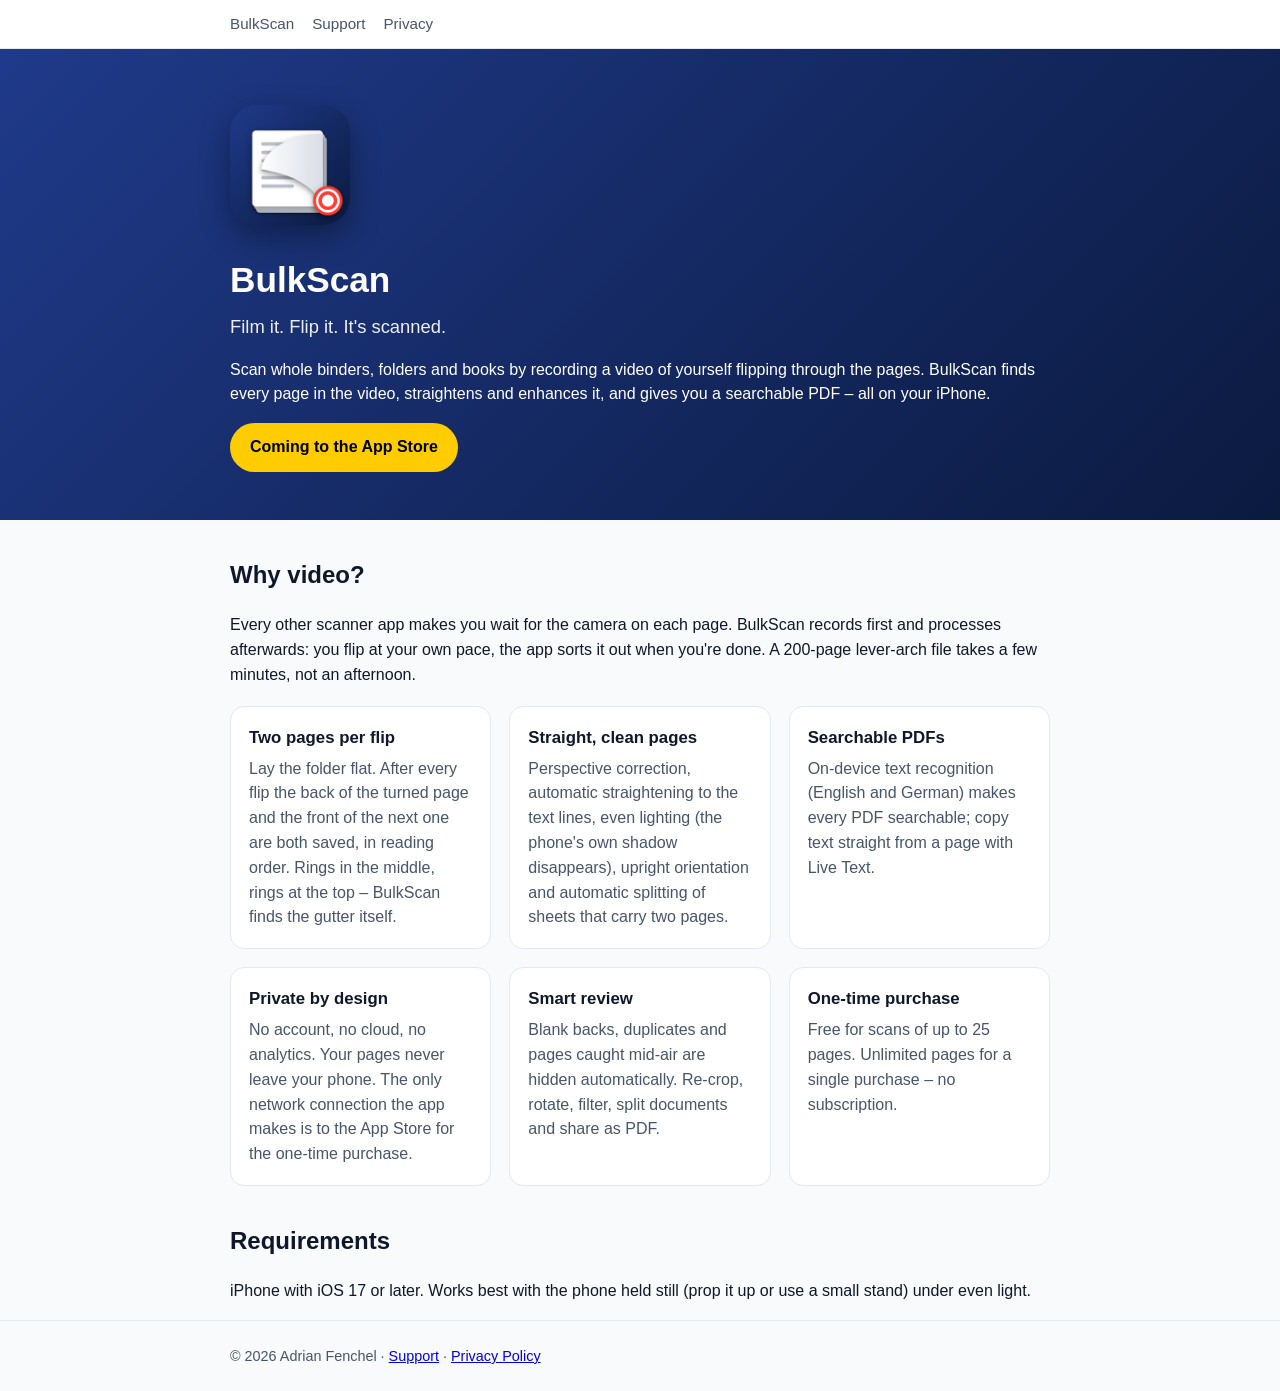
<file: index.html>
<!DOCTYPE html>
<html lang="en">
<head>
<meta charset="utf-8">
<meta name="viewport" content="width=device-width,initial-scale=1">
<title>BulkScan – scan whole binders by filming yourself flipping through them</title>
<meta name="description" content="BulkScan for iPhone turns a video of you flipping through pages into straight, enhanced, searchable PDF pages. Hundreds of pages in minutes, entirely on your phone.">
<link rel="stylesheet" href="style.css">
<link rel="icon" href="icon.png">
</head>
<body>
<nav class="top"><div class="wrap"><a href="index.html">BulkScan</a><a href="support.html">Support</a><a href="privacy.html">Privacy</a></div></nav>
<header class="hero">
  <div class="wrap">
    <img class="icon" src="icon.png" alt="BulkScan app icon">
    <div>
      <h1>BulkScan</h1>
      <p class="tag">Film it. Flip it. It's scanned.</p>
      <p>Scan whole binders, folders and books by recording a video of yourself flipping through the pages. BulkScan finds every page in the video, straightens and enhances it, and gives you a searchable PDF – all on your iPhone.</p>
      <a class="btn" href="#appstore" id="appstore">Coming to the App Store</a>
    </div>
  </div>
</header>
<main class="wrap">
  <h2>Why video?</h2>
  <p>Every other scanner app makes you wait for the camera on each page. BulkScan records first and processes afterwards: you flip at your own pace, the app sorts it out when you're done. A 200-page lever-arch file takes a few minutes, not an afternoon.</p>
  <div class="grid">
    <div class="card"><h3>Two pages per flip</h3><p>Lay the folder flat. After every flip the back of the turned page and the front of the next one are both saved, in reading order. Rings in the middle, rings at the top – BulkScan finds the gutter itself.</p></div>
    <div class="card"><h3>Straight, clean pages</h3><p>Perspective correction, automatic straightening to the text lines, even lighting (the phone's own shadow disappears), upright orientation and automatic splitting of sheets that carry two pages.</p></div>
    <div class="card"><h3>Searchable PDFs</h3><p>On-device text recognition (English and German) makes every PDF searchable; copy text straight from a page with Live Text.</p></div>
    <div class="card"><h3>Private by design</h3><p>No account, no cloud, no analytics. Your pages never leave your phone. The only network connection the app makes is to the App Store for the one-time purchase.</p></div>
    <div class="card"><h3>Smart review</h3><p>Blank backs, duplicates and pages caught mid-air are hidden automatically. Re-crop, rotate, filter, split documents and share as PDF.</p></div>
    <div class="card"><h3>One-time purchase</h3><p>Free for scans of up to 25 pages. Unlimited pages for a single purchase – no subscription.</p></div>
  </div>
  <h2>Requirements</h2>
  <p>iPhone with iOS 17 or later. Works best with the phone held still (prop it up or use a small stand) under even light.</p>
</main>
<footer><div class="wrap">© 2026 Adrian Fenchel · <a href="support.html">Support</a> · <a href="privacy.html">Privacy Policy</a></div></footer>
</body>
</html>
</file>
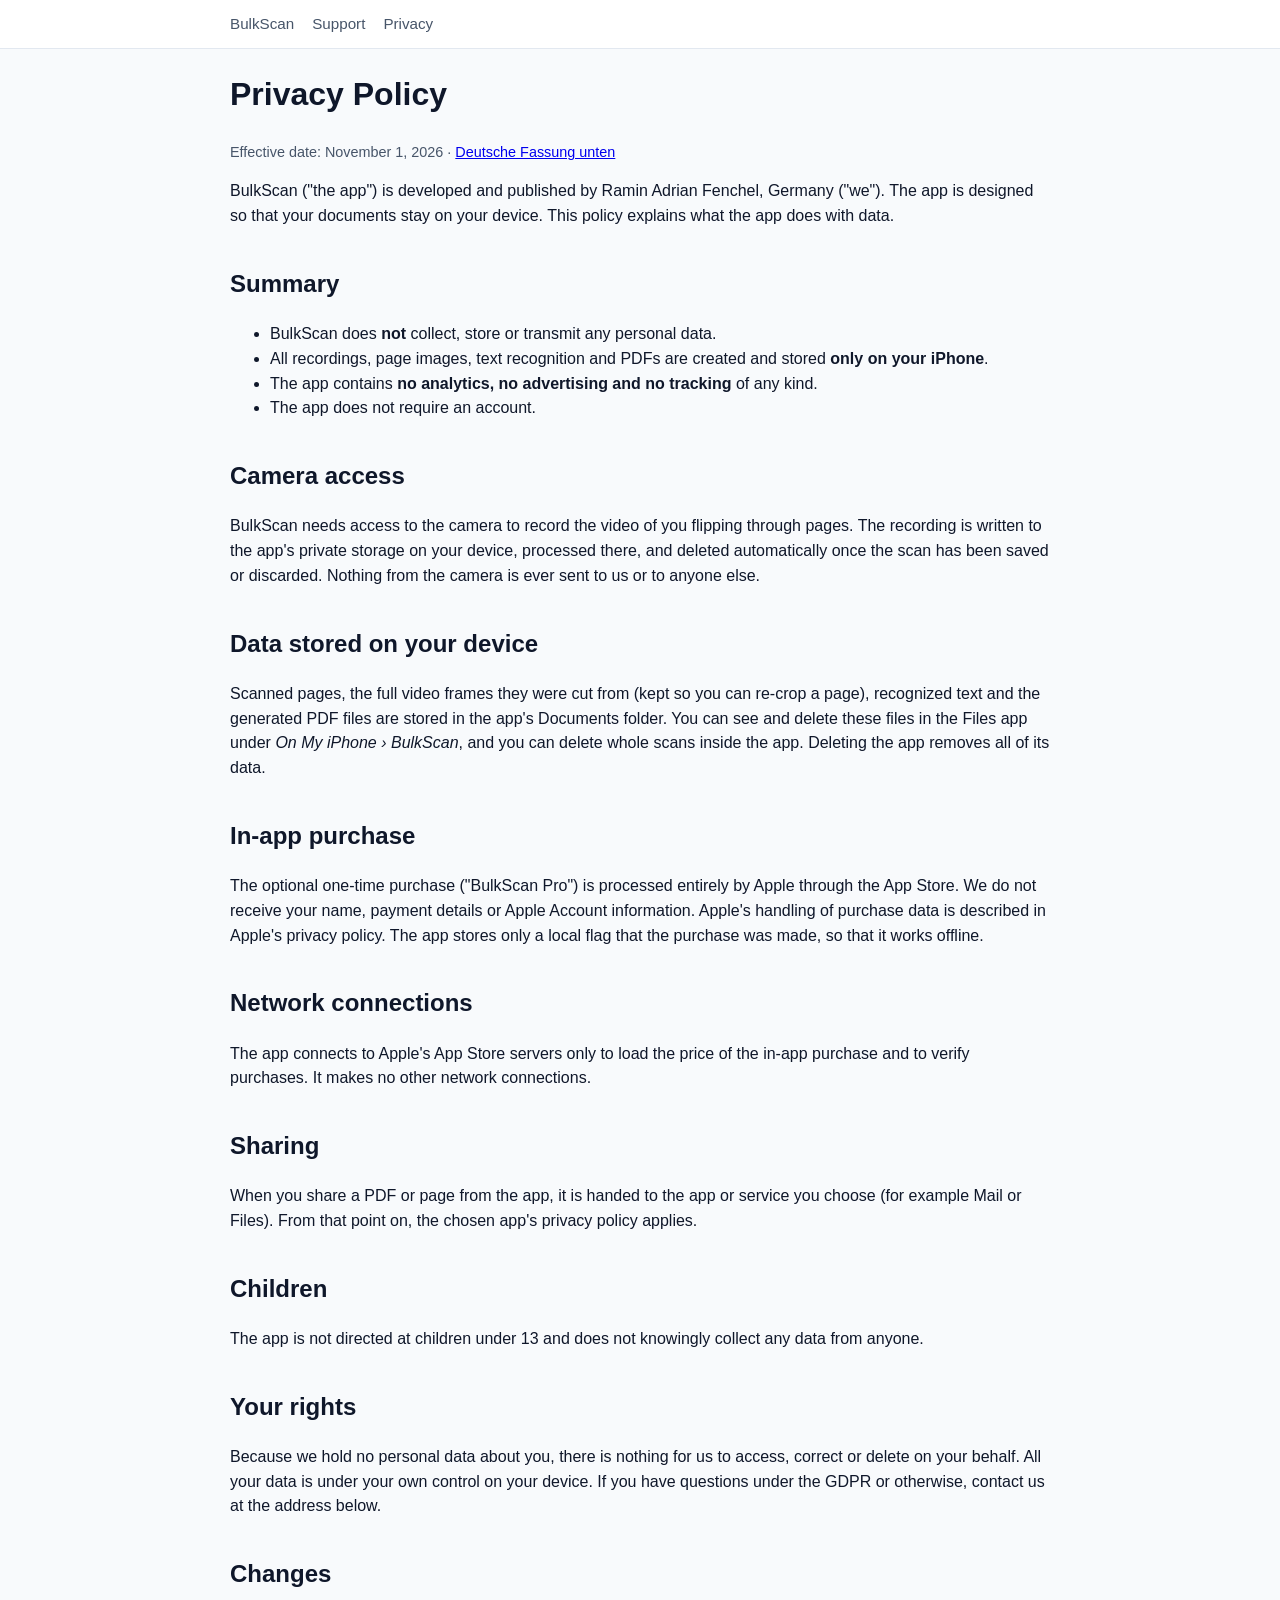
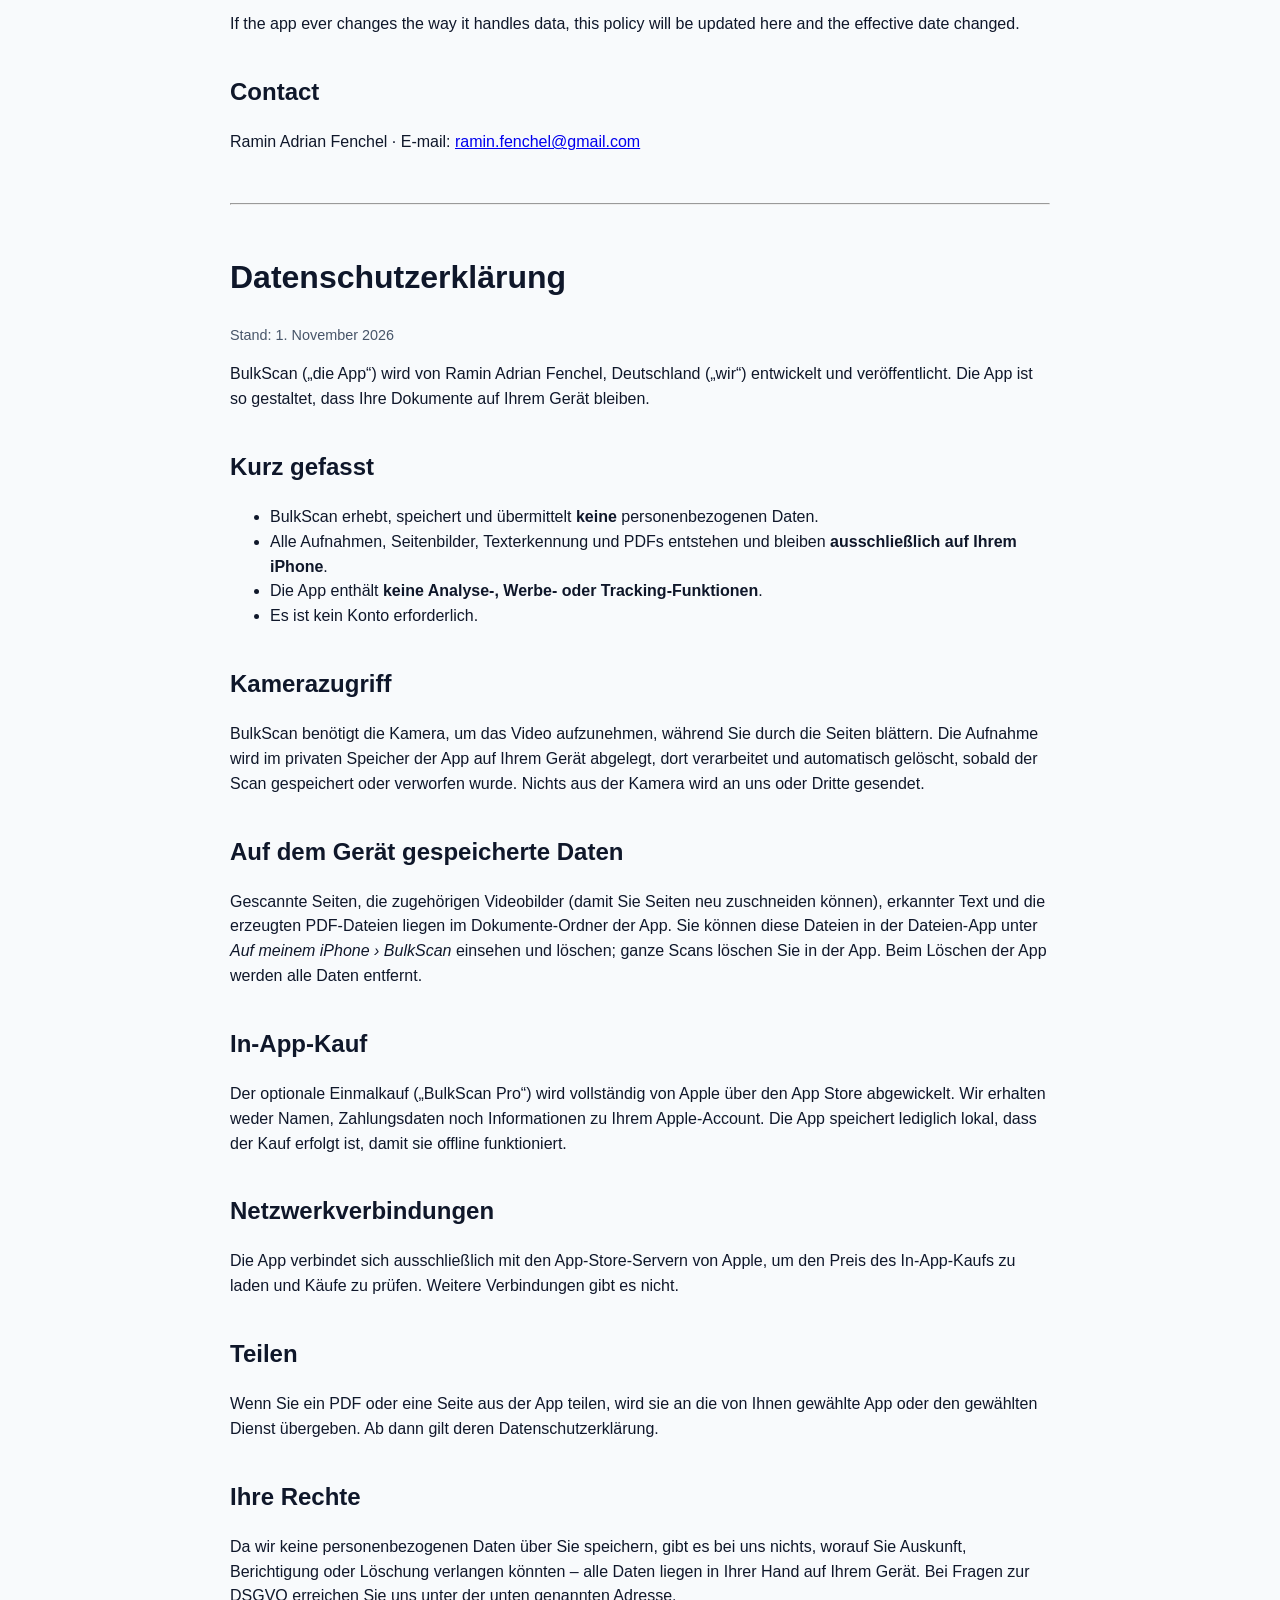
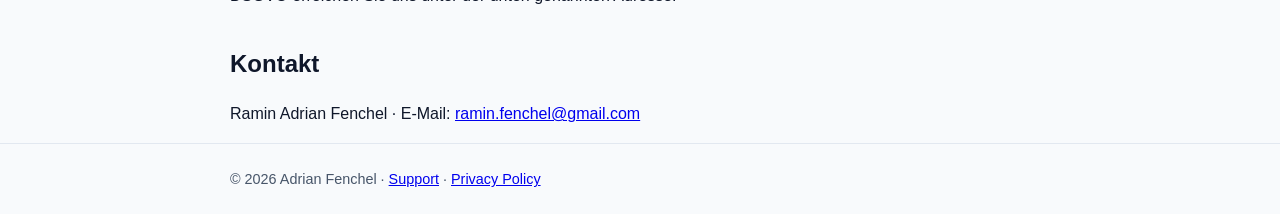
<file: privacy.html>
<!DOCTYPE html>
<html lang="en">
<head>
<meta charset="utf-8">
<meta name="viewport" content="width=device-width,initial-scale=1">
<title>BulkScan – Privacy Policy</title>
<link rel="stylesheet" href="style.css">
<link rel="icon" href="icon.png">
</head>
<body>
<nav class="top"><div class="wrap"><a href="index.html">BulkScan</a><a href="support.html">Support</a><a href="privacy.html">Privacy</a></div></nav>
<main class="wrap">
  <h1>Privacy Policy</h1>
  <p class="lang">Effective date: November 1, 2026 · <a href="#de">Deutsche Fassung unten</a></p>

  <p>BulkScan ("the app") is developed and published by Ramin Adrian Fenchel, Germany ("we"). The app is designed so that your documents stay on your device. This policy explains what the app does with data.</p>

  <h2>Summary</h2>
  <ul>
    <li>BulkScan does <strong>not</strong> collect, store or transmit any personal data.</li>
    <li>All recordings, page images, text recognition and PDFs are created and stored <strong>only on your iPhone</strong>.</li>
    <li>The app contains <strong>no analytics, no advertising and no tracking</strong> of any kind.</li>
    <li>The app does not require an account.</li>
  </ul>

  <h2>Camera access</h2>
  <p>BulkScan needs access to the camera to record the video of you flipping through pages. The recording is written to the app's private storage on your device, processed there, and deleted automatically once the scan has been saved or discarded. Nothing from the camera is ever sent to us or to anyone else.</p>

  <h2>Data stored on your device</h2>
  <p>Scanned pages, the full video frames they were cut from (kept so you can re-crop a page), recognized text and the generated PDF files are stored in the app's Documents folder. You can see and delete these files in the Files app under <em>On My iPhone › BulkScan</em>, and you can delete whole scans inside the app. Deleting the app removes all of its data.</p>

  <h2>In-app purchase</h2>
  <p>The optional one-time purchase ("BulkScan Pro") is processed entirely by Apple through the App Store. We do not receive your name, payment details or Apple Account information. Apple's handling of purchase data is described in Apple's privacy policy. The app stores only a local flag that the purchase was made, so that it works offline.</p>

  <h2>Network connections</h2>
  <p>The app connects to Apple's App Store servers only to load the price of the in-app purchase and to verify purchases. It makes no other network connections.</p>

  <h2>Sharing</h2>
  <p>When you share a PDF or page from the app, it is handed to the app or service you choose (for example Mail or Files). From that point on, the chosen app's privacy policy applies.</p>

  <h2>Children</h2>
  <p>The app is not directed at children under 13 and does not knowingly collect any data from anyone.</p>

  <h2>Your rights</h2>
  <p>Because we hold no personal data about you, there is nothing for us to access, correct or delete on your behalf. All your data is under your own control on your device. If you have questions under the GDPR or otherwise, contact us at the address below.</p>

  <h2>Changes</h2>
  <p>If the app ever changes the way it handles data, this policy will be updated here and the effective date changed.</p>

  <h2>Contact</h2>
  <p>Ramin Adrian Fenchel · E-mail: <a href="mailto:ramin.fenchel@gmail.com">ramin.fenchel@gmail.com</a></p>

  <hr id="de" style="margin:48px 0">
  <h1>Datenschutzerklärung</h1>
  <p class="lang">Stand: 1. November 2026</p>
  <p>BulkScan („die App“) wird von Ramin Adrian Fenchel, Deutschland („wir“) entwickelt und veröffentlicht. Die App ist so gestaltet, dass Ihre Dokumente auf Ihrem Gerät bleiben.</p>
  <h2>Kurz gefasst</h2>
  <ul>
    <li>BulkScan erhebt, speichert und übermittelt <strong>keine</strong> personenbezogenen Daten.</li>
    <li>Alle Aufnahmen, Seitenbilder, Texterkennung und PDFs entstehen und bleiben <strong>ausschließlich auf Ihrem iPhone</strong>.</li>
    <li>Die App enthält <strong>keine Analyse-, Werbe- oder Tracking-Funktionen</strong>.</li>
    <li>Es ist kein Konto erforderlich.</li>
  </ul>
  <h2>Kamerazugriff</h2>
  <p>BulkScan benötigt die Kamera, um das Video aufzunehmen, während Sie durch die Seiten blättern. Die Aufnahme wird im privaten Speicher der App auf Ihrem Gerät abgelegt, dort verarbeitet und automatisch gelöscht, sobald der Scan gespeichert oder verworfen wurde. Nichts aus der Kamera wird an uns oder Dritte gesendet.</p>
  <h2>Auf dem Gerät gespeicherte Daten</h2>
  <p>Gescannte Seiten, die zugehörigen Videobilder (damit Sie Seiten neu zuschneiden können), erkannter Text und die erzeugten PDF-Dateien liegen im Dokumente-Ordner der App. Sie können diese Dateien in der Dateien-App unter <em>Auf meinem iPhone › BulkScan</em> einsehen und löschen; ganze Scans löschen Sie in der App. Beim Löschen der App werden alle Daten entfernt.</p>
  <h2>In-App-Kauf</h2>
  <p>Der optionale Einmalkauf („BulkScan Pro“) wird vollständig von Apple über den App Store abgewickelt. Wir erhalten weder Namen, Zahlungsdaten noch Informationen zu Ihrem Apple-Account. Die App speichert lediglich lokal, dass der Kauf erfolgt ist, damit sie offline funktioniert.</p>
  <h2>Netzwerkverbindungen</h2>
  <p>Die App verbindet sich ausschließlich mit den App-Store-Servern von Apple, um den Preis des In-App-Kaufs zu laden und Käufe zu prüfen. Weitere Verbindungen gibt es nicht.</p>
  <h2>Teilen</h2>
  <p>Wenn Sie ein PDF oder eine Seite aus der App teilen, wird sie an die von Ihnen gewählte App oder den gewählten Dienst übergeben. Ab dann gilt deren Datenschutzerklärung.</p>
  <h2>Ihre Rechte</h2>
  <p>Da wir keine personenbezogenen Daten über Sie speichern, gibt es bei uns nichts, worauf Sie Auskunft, Berichtigung oder Löschung verlangen könnten – alle Daten liegen in Ihrer Hand auf Ihrem Gerät. Bei Fragen zur DSGVO erreichen Sie uns unter der unten genannten Adresse.</p>
  <h2>Kontakt</h2>
  <p>Ramin Adrian Fenchel · E-Mail: <a href="mailto:ramin.fenchel@gmail.com">ramin.fenchel@gmail.com</a></p>
</main>
<footer><div class="wrap">© 2026 Adrian Fenchel · <a href="support.html">Support</a> · <a href="privacy.html">Privacy Policy</a></div></footer>
</body>
</html>
</file>
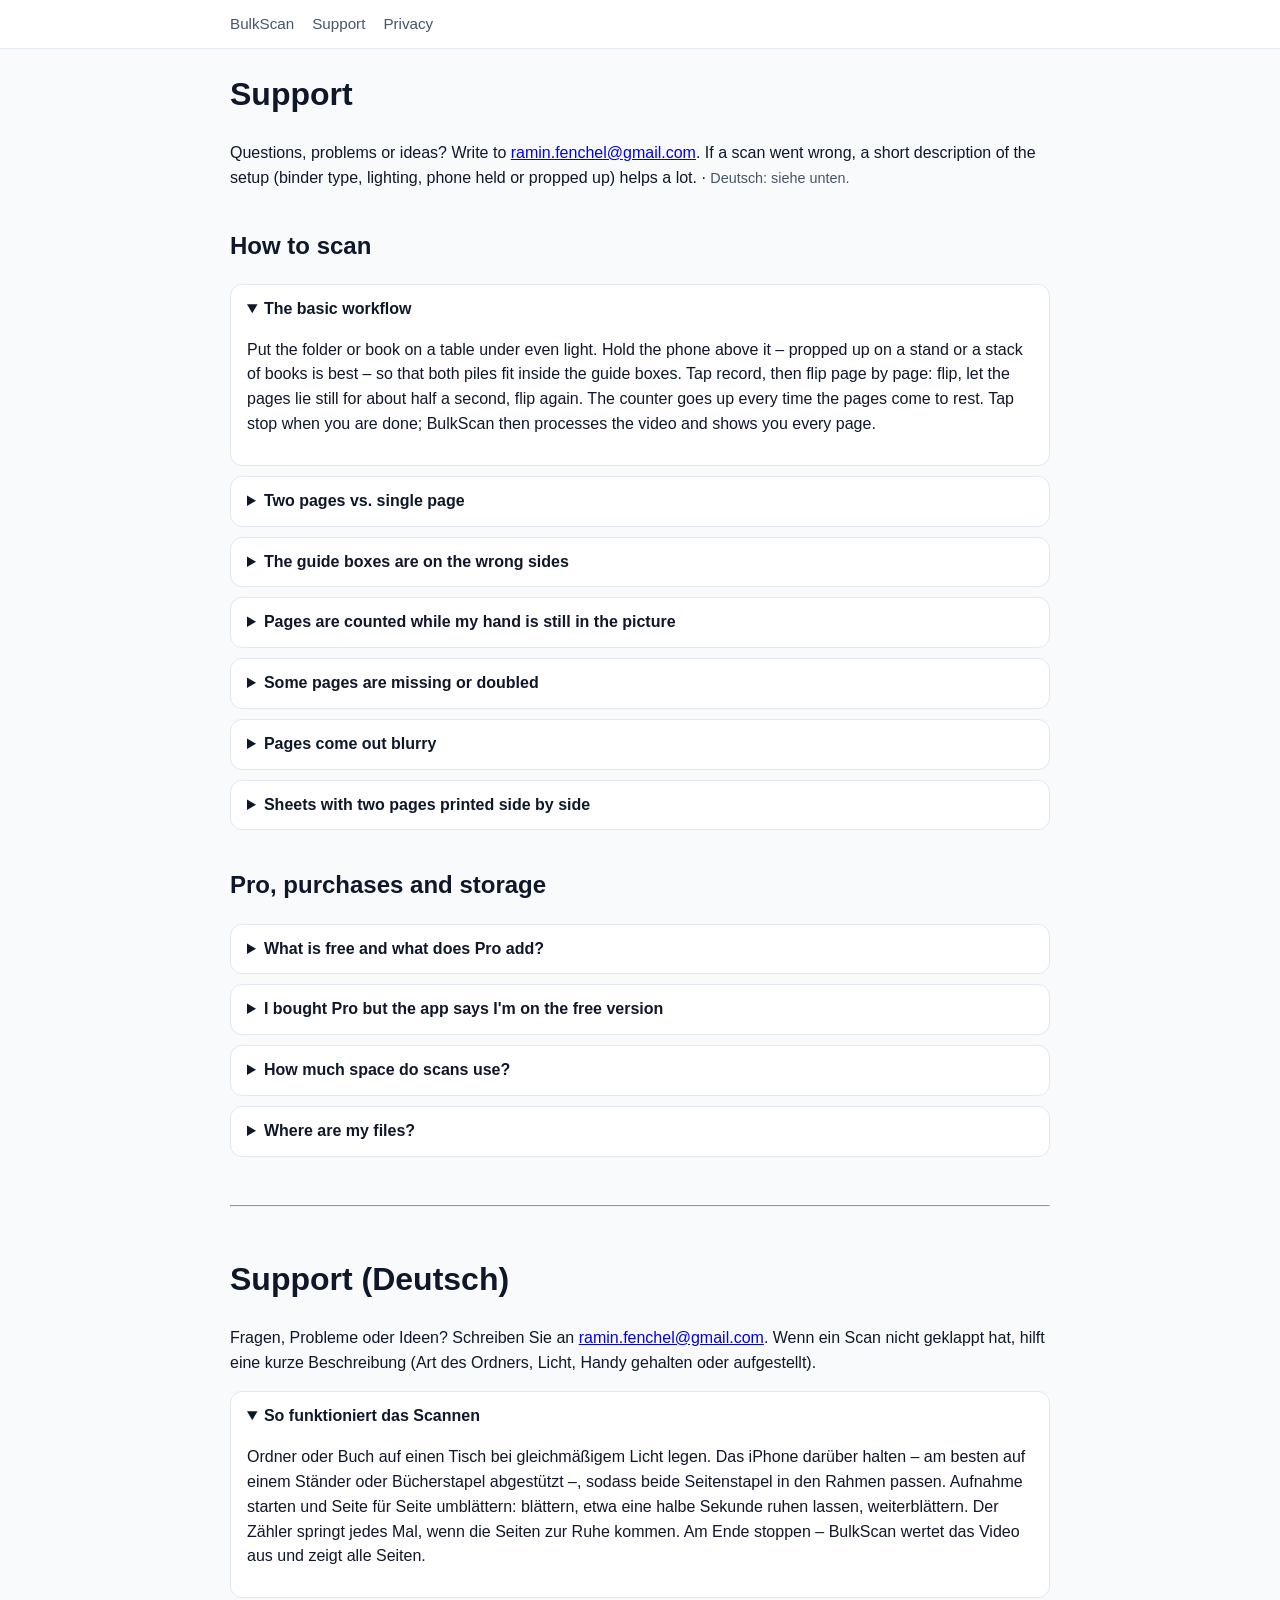
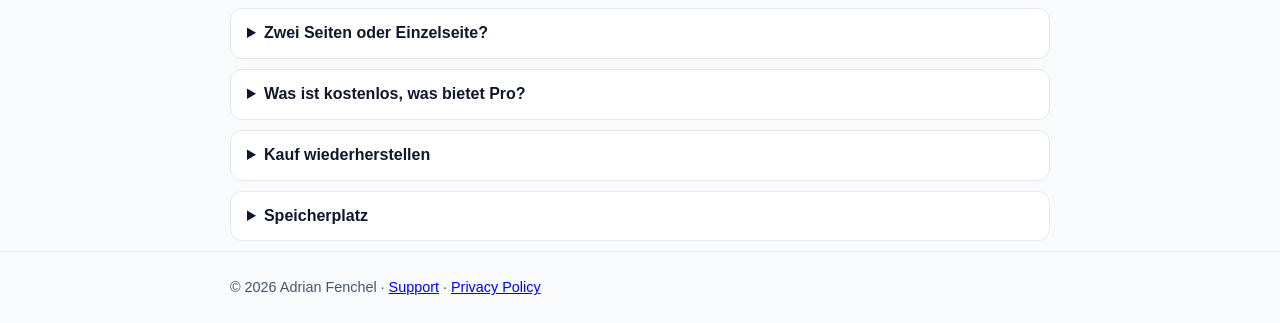
<file: support.html>
<!DOCTYPE html>
<html lang="en">
<head>
<meta charset="utf-8">
<meta name="viewport" content="width=device-width,initial-scale=1">
<title>BulkScan – Support</title>
<link rel="stylesheet" href="style.css">
<link rel="icon" href="icon.png">
</head>
<body>
<nav class="top"><div class="wrap"><a href="index.html">BulkScan</a><a href="support.html">Support</a><a href="privacy.html">Privacy</a></div></nav>
<main class="wrap">
  <h1>Support</h1>
  <p>Questions, problems or ideas? Write to <a href="mailto:ramin.fenchel@gmail.com?subject=BulkScan">ramin.fenchel@gmail.com</a>. If a scan went wrong, a short description of the setup (binder type, lighting, phone held or propped up) helps a lot. · <span class="lang">Deutsch: siehe unten.</span></p>

  <h2>How to scan</h2>
  <details open><summary>The basic workflow</summary>
    <p>Put the folder or book on a table under even light. Hold the phone above it – propped up on a stand or a stack of books is best – so that both piles fit inside the guide boxes. Tap record, then flip page by page: flip, let the pages lie still for about half a second, flip again. The counter goes up every time the pages come to rest. Tap stop when you are done; BulkScan then processes the video and shows you every page.</p></details>
  <details><summary>Two pages vs. single page</summary>
    <p><strong>Two pages</strong> is for binders, folders and books where turning a page reveals two pages at once: the back of the page you just turned and the front of the next one. Both are saved, in reading order. <strong>Single page</strong> is for loose sheets or single-sided material where only one page is visible at a time.</p></details>
  <details><summary>The guide boxes are on the wrong sides</summary>
    <p>BulkScan looks for the rings or the gap between the two piles and draws the boxes to match. If the pile you flip <em>onto</em> is on the other side, tap the swap button ("Flipped pile left/right") before you start recording.</p></details>
  <details><summary>Pages are counted while my hand is still in the picture</summary>
    <p>The counter pauses while a hand covers the pages and only counts once the page lies still. Pull your hand out of the frame after each flip; a page is only counted when both piles have come to rest.</p></details>
  <details><summary>Some pages are missing or doubled</summary>
    <p>Missing pages usually mean the flip was too fast for the page to come to rest – give each page a short pause. Repeated pages (you paused twice on the same spread) are detected and hidden automatically; you can show them again in the review.</p></details>
  <details><summary>Pages come out blurry</summary>
    <p>Keep the phone still – a stand makes the biggest difference – and make sure the room is bright. The app picks the sharpest moment of every pause, but it cannot fix a moving camera.</p></details>
  <details><summary>Sheets with two pages printed side by side</summary>
    <p>Sheets that carry two pages (for example two bank statements on one landscape sheet) are split into two pages automatically. You can merge or split pages in the review if the split is not what you want.</p></details>

  <h2>Pro, purchases and storage</h2>
  <details><summary>What is free and what does Pro add?</summary>
    <p>The free version does everything, for scans of up to 25 pages. BulkScan Pro removes the page limit for a one-time purchase – no subscription. There are no other paid tiers.</p></details>
  <details><summary>I bought Pro but the app says I'm on the free version</summary>
    <p>Open Settings (gear icon in the scan list) and tap <em>Restore Purchase</em>. You must be signed in with the same Apple Account that made the purchase.</p></details>
  <details><summary>How much space do scans use?</summary>
    <p>Recordings are large (roughly 400 MB per minute of video) but are deleted as soon as a scan is saved or discarded. Saved scans keep the page images, the full video frames they were cut from (for re-cropping) and the PDF. Delete scans you no longer need from the list; Settings shows the total size.</p></details>
  <details><summary>Where are my files?</summary>
    <p>In the Files app under <em>On My iPhone › BulkScan › Library</em>. Each scan has its own folder with the PDF, the page images and the frames. The app never uploads anything.</p></details>

  <hr id="de" style="margin:48px 0">
  <h1>Support (Deutsch)</h1>
  <p>Fragen, Probleme oder Ideen? Schreiben Sie an <a href="mailto:ramin.fenchel@gmail.com?subject=BulkScan">ramin.fenchel@gmail.com</a>. Wenn ein Scan nicht geklappt hat, hilft eine kurze Beschreibung (Art des Ordners, Licht, Handy gehalten oder aufgestellt).</p>
  <details open><summary>So funktioniert das Scannen</summary>
    <p>Ordner oder Buch auf einen Tisch bei gleichmäßigem Licht legen. Das iPhone darüber halten – am besten auf einem Ständer oder Bücherstapel abgestützt –, sodass beide Seitenstapel in den Rahmen passen. Aufnahme starten und Seite für Seite umblättern: blättern, etwa eine halbe Sekunde ruhen lassen, weiterblättern. Der Zähler springt jedes Mal, wenn die Seiten zur Ruhe kommen. Am Ende stoppen – BulkScan wertet das Video aus und zeigt alle Seiten.</p></details>
  <details><summary>Zwei Seiten oder Einzelseite?</summary>
    <p><strong>Zwei Seiten</strong> ist für Ordner und Bücher: Beim Umblättern sieht man die Rückseite der umgeblätterten Seite und die Vorderseite der nächsten – beide werden in Lesereihenfolge gespeichert. <strong>Einzelseite</strong> ist für lose Blätter oder einseitiges Material.</p></details>
  <details><summary>Was ist kostenlos, was bietet Pro?</summary>
    <p>Die kostenlose Version kann alles – für Scans mit bis zu 25 Seiten. BulkScan Pro hebt die Seitenbegrenzung auf, als Einmalkauf ohne Abo. Weitere Bezahlstufen gibt es nicht.</p></details>
  <details><summary>Kauf wiederherstellen</summary>
    <p>Einstellungen (Zahnrad in der Scan-Liste) öffnen und <em>Kauf wiederherstellen</em> antippen. Sie müssen mit demselben Apple-Account angemeldet sein, mit dem der Kauf getätigt wurde.</p></details>
  <details><summary>Speicherplatz</summary>
    <p>Aufnahmen sind groß (etwa 400 MB pro Minute), werden aber gelöscht, sobald ein Scan gespeichert oder verworfen wurde. Gespeicherte Scans behalten Seitenbilder, die zugehörigen Videobilder (zum Neuzuschneiden) und das PDF. Nicht mehr benötigte Scans in der Liste löschen; die Einstellungen zeigen die Gesamtgröße.</p></details>
</main>
<footer><div class="wrap">© 2026 Adrian Fenchel · <a href="support.html">Support</a> · <a href="privacy.html">Privacy Policy</a></div></footer>
</body>
</html>
</file>
<file: style.css>
:root{--bg:#0b1a3f;--bg2:#1f3a8a;--fg:#0f172a;--muted:#475569;--accent:#ffcc00;--card:#ffffff;--line:#e2e8f0}
*{box-sizing:border-box}
body{margin:0;font-family:-apple-system,BlinkMacSystemFont,"Segoe UI",Roboto,Helvetica,Arial,sans-serif;color:var(--fg);background:#f8fafc;line-height:1.55}
header.hero{background:linear-gradient(135deg,var(--bg2),var(--bg));color:#fff;padding:56px 20px 48px}
.wrap{max-width:860px;margin:0 auto;padding:0 20px}
.hero .wrap{display:flex;gap:28px;align-items:center;flex-wrap:wrap}
.hero img.icon{width:120px;height:120px;border-radius:27px;box-shadow:0 12px 30px rgba(0,0,0,.35)}
.hero h1{margin:0 0 6px;font-size:2.2rem}
.hero p.tag{margin:0 0 14px;font-size:1.15rem;opacity:.92}
.hero a.btn{display:inline-block;background:var(--accent);color:#000;font-weight:600;text-decoration:none;padding:12px 20px;border-radius:999px}
nav.top{background:#fff;border-bottom:1px solid var(--line)}
nav.top .wrap{display:flex;gap:18px;padding:12px 20px;font-size:.95rem}
nav.top a{color:var(--muted);text-decoration:none}
nav.top a:hover{color:var(--fg)}
main{padding:36px 0 60px}
h2{margin-top:36px}
.grid{display:grid;grid-template-columns:repeat(auto-fit,minmax(240px,1fr));gap:18px;margin-top:18px}
.card{background:var(--card);border:1px solid var(--line);border-radius:14px;padding:18px}
.card h3{margin:0 0 6px;font-size:1.05rem}
.card p{margin:0;color:var(--muted)}
footer{border-top:1px solid var(--line);color:var(--muted);font-size:.9rem;padding:24px 0}
details{background:#fff;border:1px solid var(--line);border-radius:12px;padding:12px 16px;margin:10px 0}
summary{cursor:pointer;font-weight:600}
code{background:#eef2ff;padding:1px 5px;border-radius:4px}
.lang{font-size:.9rem;color:var(--muted)}
</file>
